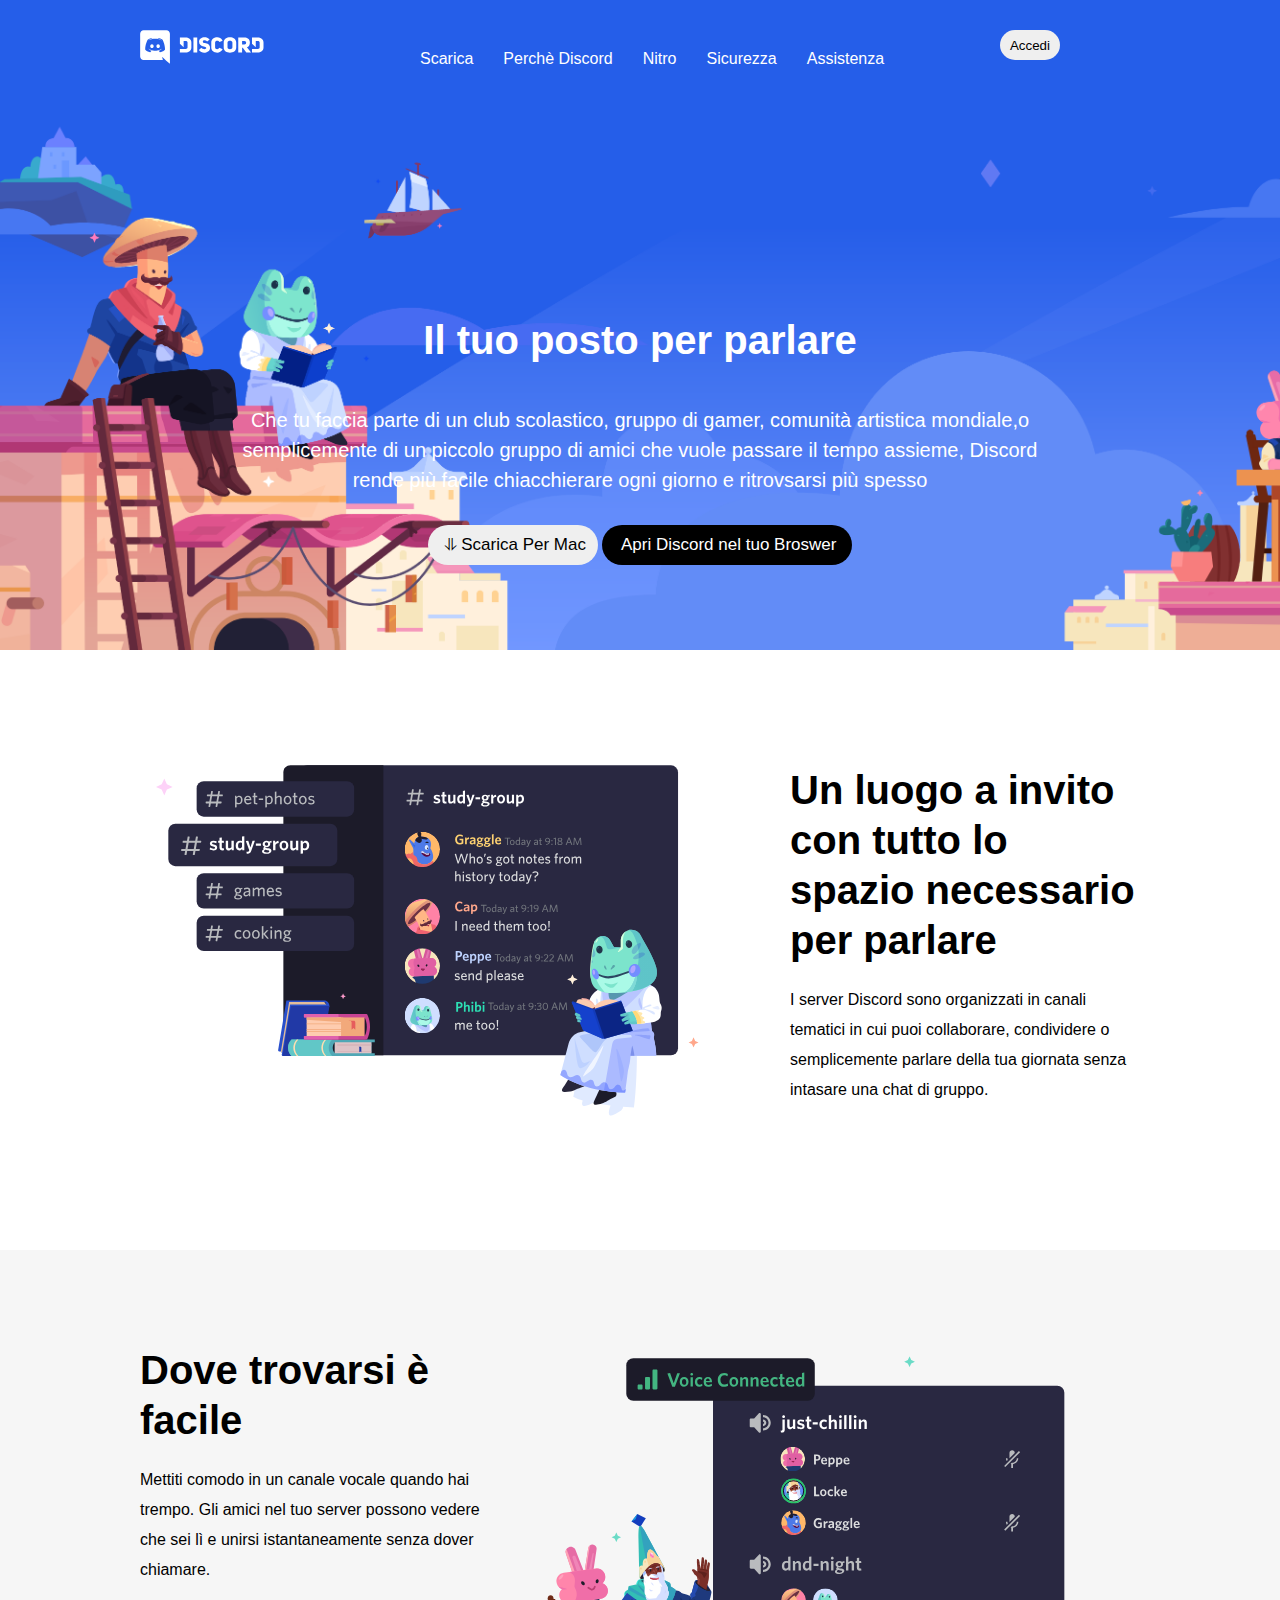
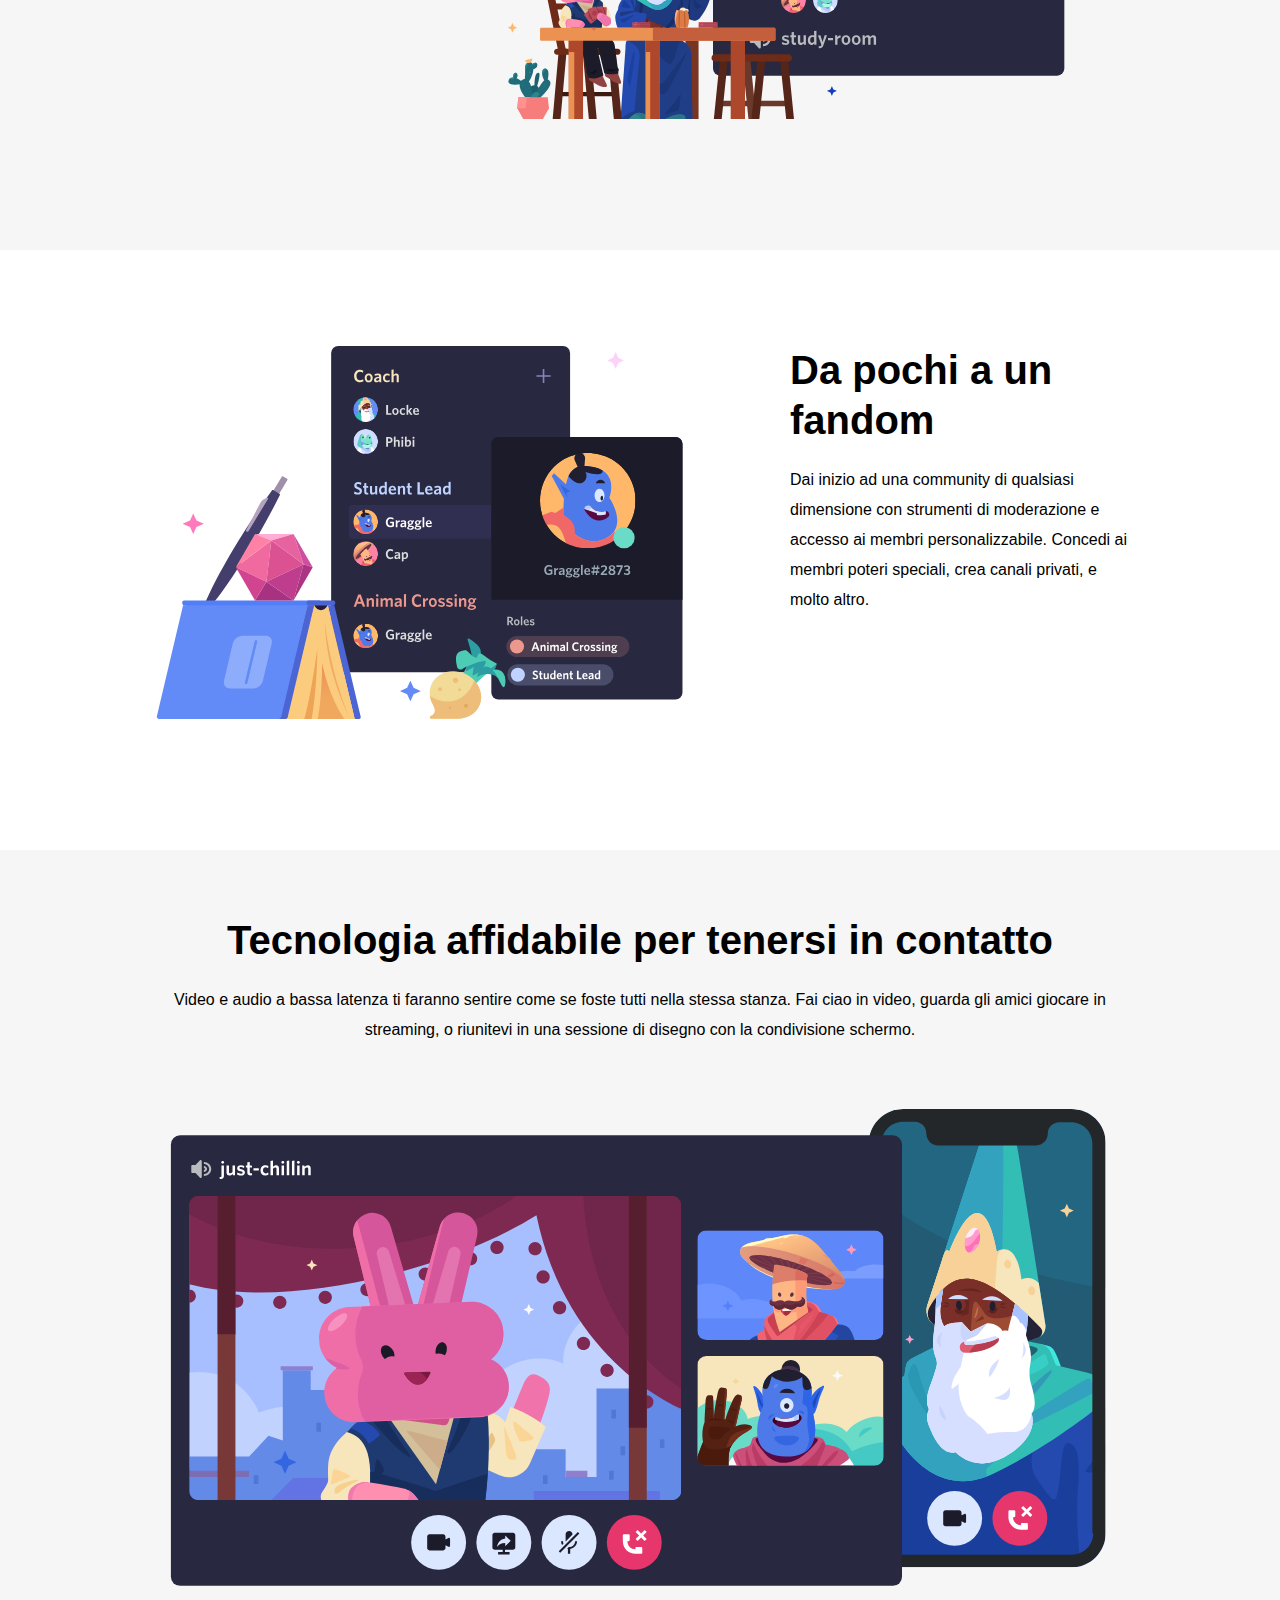
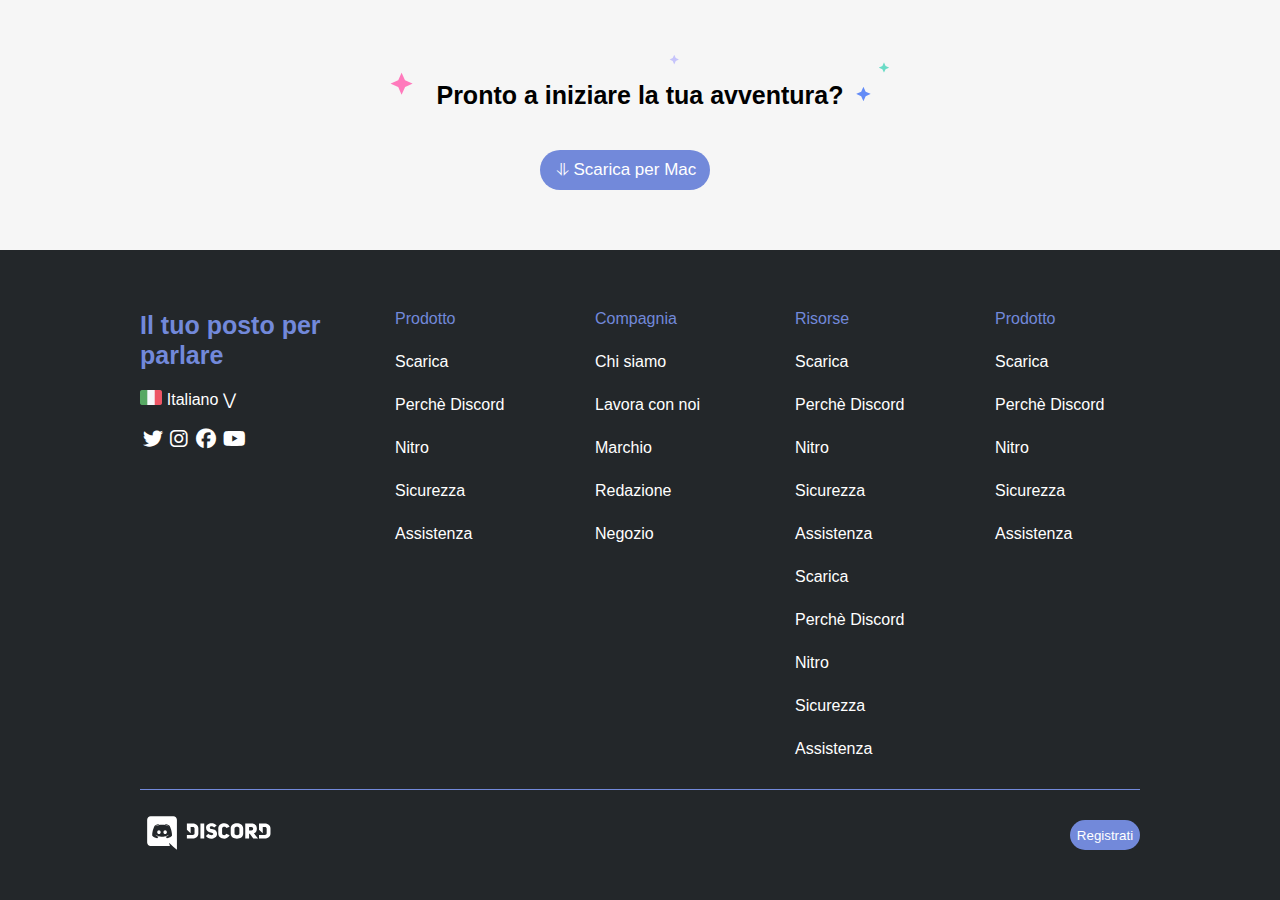
<file: index.html>
<!DOCTYPE html>
<html lang="en">
<head>
    <meta charset="UTF-8">
    <meta http-equiv="X-UA-Compatible" content="IE=edge">
    <meta name="viewport" content="width=device-width, initial-scale=1.0">
    <title>Discord</title>
    <link rel="stylesheet" href="css/style.css">
    <link rel="stylesheet" href="https://cdnjs.cloudflare.com/ajax/libs/font-awesome/6.2.1/css/all.min.css">
</head>
<body>
   <!--Inizio Header  --> 
    <header class="top-header"> 
        <div class="FlexHeader">
            <div class="logo">
                <img src="./img/logo.svg" alt="Logo Discord">
            </div>
            <div class="link">
                <ul class="ullist">
                    <li> <a href="#">Scarica</a></li>
                    <li> <a href="#">Perchè Discord</a></li>
                    <li> <a href="#">Nitro</a></li>
                    <li> <a href="#">Sicurezza</a></li>
                    <li> <a href="#">Assistenza</a></li>
                </ul>
            </div>
            <div class="login">
                <button id="button-login">Accedi</button>
            </div>
        </div>
    </header>
    <!--Fine Header --> 
   <!--Prima Sezione Inizio-->
   <main>
        <div class="container1">
            <div class="content-one">
                <h1>Il tuo posto  per parlare</h1>
                <p>Che tu faccia parte di un club scolastico, gruppo di gamer, comunità artistica mondiale,o semplicemente di un piccolo gruppo di amici che vuole passare il tempo assieme, Discord rende più facile chiacchierare ogni giorno e ritrovsarsi più spesso</p>
                <button id="scarica"><a href="#"> &#10597; Scarica Per Mac</a></button>
                <button id="apri"><a href="#">Apri Discord nel tuo Broswer</a></button>
            </div>  
        </div>
<!--Fine Prima Sezione--> 
 <!--Inizio Seconda Sezione-->   
        <div class="container2">
            <div class="content-two">
                <div class="content-photo2">
                    <img class="foto" src="./img/item1.svg" alt="">
                </div>
                <div class="content-text2">
                     <h1>Un luogo a invito con tutto lo spazio
                        necessario per
                        parlare</h1>
                        <p>I server Discord sono organizzati in canali tematici in cui puoi collaborare, condividere o semplicemente parlare della tua giornata senza intasare una chat di gruppo. </p>
                </div>
            </div>
        </div> 
<!--Fine Seconda  Sezione--> 
<!--Inizio Terza Sezione-->    
        <div class="container3">
            <div class="content-three">
                <div class="content-photo3">
                   <img class="foto" src="./img/item2.svg" alt="">
                </div>
                <div class="content-text3">
                   <h1>Dove trovarsi è facile</h1>
                   <p>Mettiti comodo in un canale vocale quando hai trempo. Gli amici nel tuo server possono vedere che sei lì e unirsi istantaneamente senza dover chiamare.</p>
                </div>
            </div>
        </div>
<!--Fine Terza Sezione--> 
<!--Inizio Quarta Sezioone-->
        <div class="container4">
            <div class="content-four">
                <div class="content-photo4">
                   <img class="foto" src="./img/item3.svg" alt="">
                </div>
                <div class="content-text4">
                    <h1>Da pochi a un fandom</h1>
                    <p>Dai inizio ad una community di qualsiasi dimensione con strumenti di moderazione e accesso ai membri personalizzabile. Concedi ai membri poteri speciali, crea canali privati, e molto altro.</p>
                </div>
            </div>
        </div>  
<!--Fine Quarta Sezione-->
 <!--Inizio Quinta Sezione-->
    
        <div class="container5">
            
            <div class="content-five">
                <div>
                    <h1 id="titolo5">Tecnologia affidabile per tenersi in contatto</h1>
                </div>
                <div>
                    <p class="trafiletto">Video e audio a bassa latenza ti faranno sentire come se foste tutti nella stessa stanza. Fai ciao in video, guarda gli amici giocare in streaming, o riunitevi in una sessione di disegno con la condivisione schermo.</p>
                </div>
                <div class="item4">
                    <img class="foto2" src="./img/item4-big.svg" alt="">
                </div>
                <div class="star">
                    <h1 id="ready">  Pronto a iniziare la tua avventura?</h1>
                </div>
                <div class="buttondownload">
                    <button id="download"> <a href="#">&#10597; Scarica per Mac</a></button>
                </div>
            </div>
        </div>  
<!--Fine Quinta Sezione-->
 <!--Inizio Sesta Sezione-->
        <div class="container6">
            <div class="content-six">
                <div class="col1">
                    <h1>Il tuo posto per parlare </h1>
                    <img class="flag" src="./img/ita.png" alt="">
                    <span class="select">Italiano &#8897;</span>
                    <div>
                      <span><i id="logo-social" class="fa-brands fa-twitter"></i> </span>
                      <span><i id="logo-social" class="fa-brands fa-instagram"></i></span>
                      <span><i id="logo-social" class="fa-brands fa-facebook"></i></span>
                      <span><i id="logo-social" class="fa-brands fa-youtube"></i></span>
                    </div>
        
                </div>
                    <div class="col2">
                        <ul class="column-list">
                            <li class="element-col"><a class="text-col" id="text-blu" href="#">Prodotto</a></li>
                            <li class="element-col"><a class="text-col" href="#">Scarica</a></li>
                            <li class="element-col"><a class="text-col" href="#">Perchè Discord</a></li>
                            <li class="element-col"><a class="text-col" href="#">Nitro</a></li>
                            <li class="element-col"><a class="text-col" href="#">Sicurezza</a></li>
                            <li class="element-col"><a class="text-col" href="#">Assistenza</a></li>
                        </ul>
                    </div>
                    <div class="col2">
                        <ul class="column-list">
                            <li class="element-col"><a class="text-col" id="text-blu" href="#">Compagnia</a></li>
                            <li class="element-col"><a class="text-col" href="#">Chi siamo</a></li>
                            <li class="element-col"><a class="text-col" href="#">Lavora con noi</a></li>
                            <li class="element-col"><a class="text-col" href="#">Marchio</a></li>
                            <li class="element-col"><a class="text-col" href="#">Redazione</a></li>
                            <li class="element-col"><a class="text-col" href="#">Negozio</a></li>
                        </ul>
                    </div>
                    <div class="col2">
                        <ul class="column-list">
                            <li class="element-col"><a class="text-col" id="text-blu" href="#">Risorse</a></li>
                            <li class="element-col"><a class="text-col" href="#">Scarica</a></li>
                            <li class="element-col"><a class="text-col" href="#">Perchè Discord</a></li>
                            <li class="element-col"><a class="text-col" href="#">Nitro</a></li>
                            <li class="element-col"><a class="text-col" href="#">Sicurezza</a></li>
                            <li class="element-col"><a class="text-col" href="#">Assistenza</a></li>
                            <li class="element-col"><a class="text-col" href="#">Scarica</a></li>
                            <li class="element-col"><a class="text-col" href="#">Perchè Discord</a></li>
                            <li class="element-col"><a class="text-col" href="#">Nitro</a></li>
                            <li class="element-col"><a class="text-col" href="#">Sicurezza</a></li>
                            <li class="element-col"><a class="text-col" href="#">Assistenza</a></li>
                        </ul>
                    </div>
                    <div class="col2">
                        <ul class="column-list">
                            <li class="element-col"><a class="text-col" id="text-blu" href="#">Prodotto</a></li>
                            <li class="element-col"><a class="text-col" href="#">Scarica</a></li>
                            <li class="element-col"><a class="text-col" href="#">Perchè Discord</a></li>
                            <li class="element-col"><a class="text-col" href="#">Nitro</a></li>
                            <li class="element-col"><a class="text-col" href="#">Sicurezza</a></li>
                            <li class="element-col"><a class="text-col" href="#">Assistenza</a></li>
                        </ul>
                    </div>
                
                
                </div>
               
            </div>
            
<!--Fine Sesta Sezione-->
    </main>

    <footer class="bottomfooter">
            <div class="flexfooter">
                <div class="logofooter">
                    <img src="./img/logo.svg" alt="">
                </div>
                <div class="buttonfooter">
                    <button id="signin">Registrati</button>
                </div>
            </div>
    </footer>
</file>
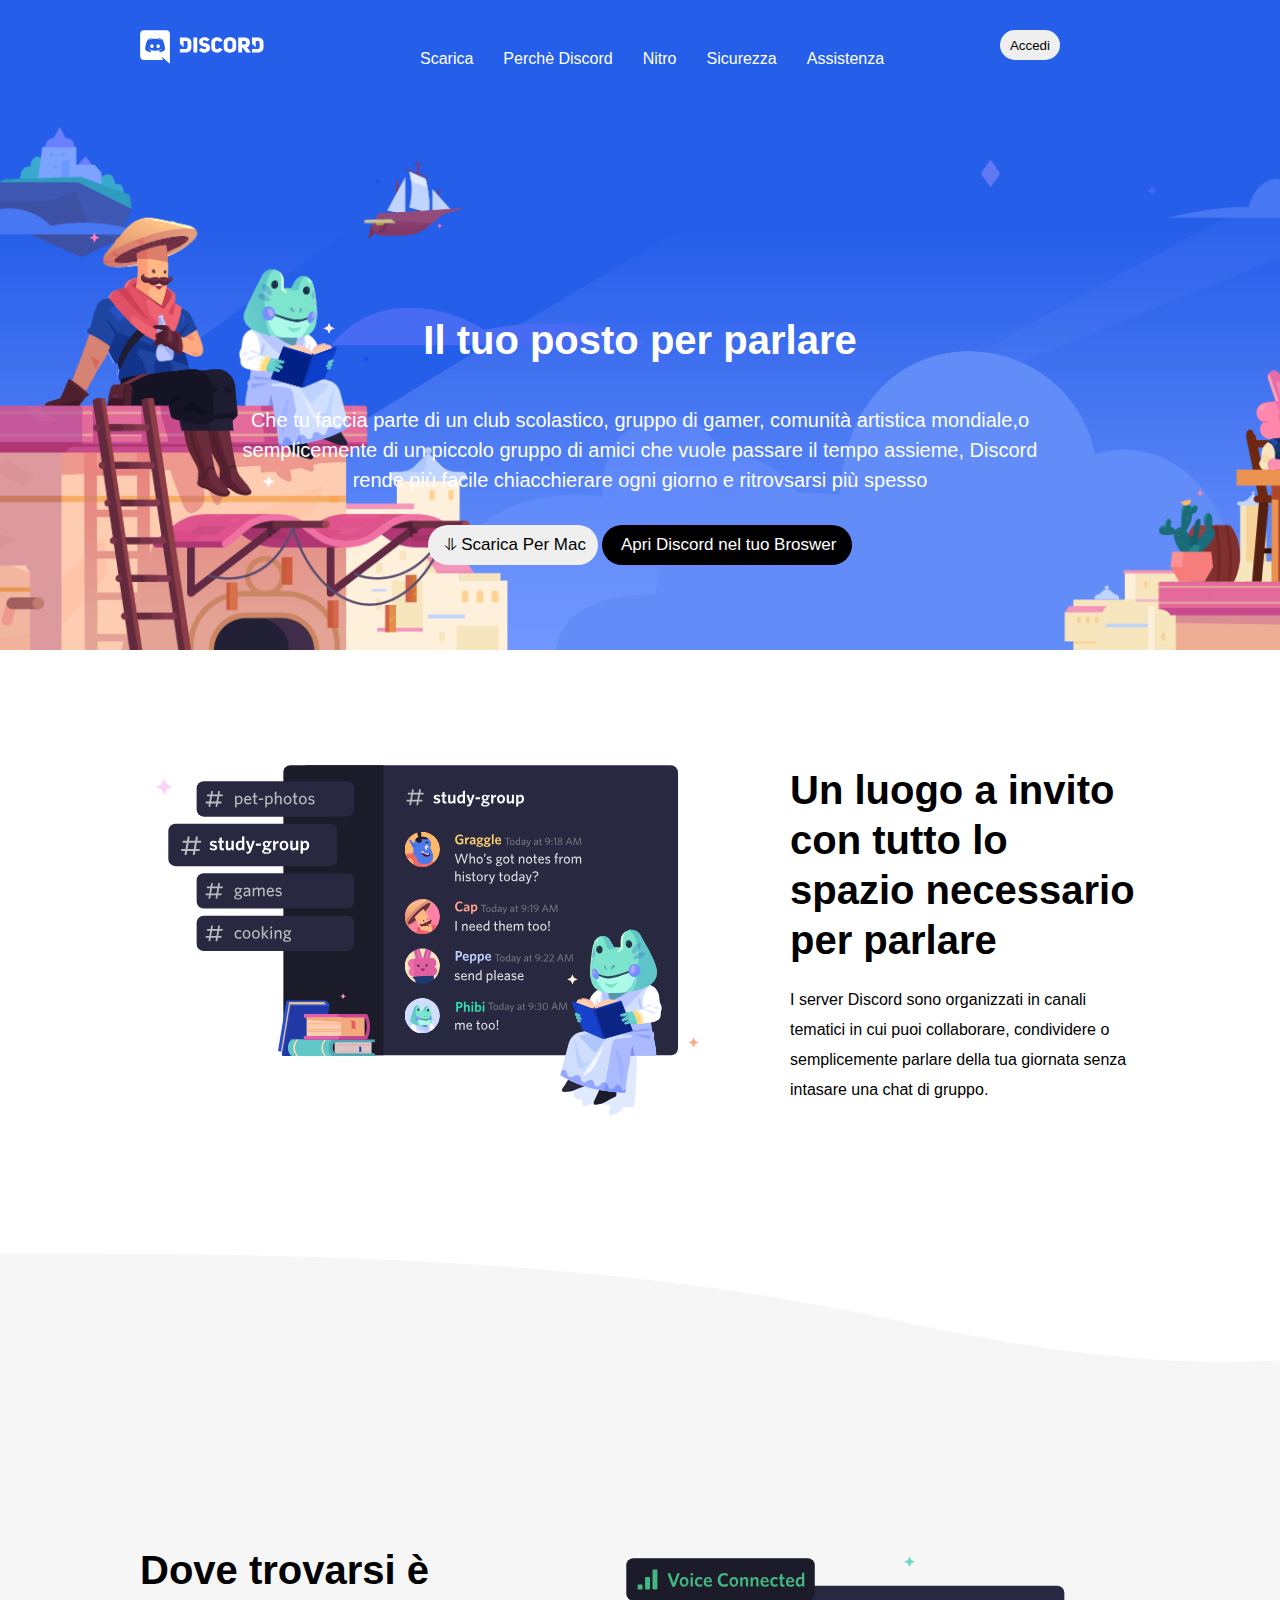
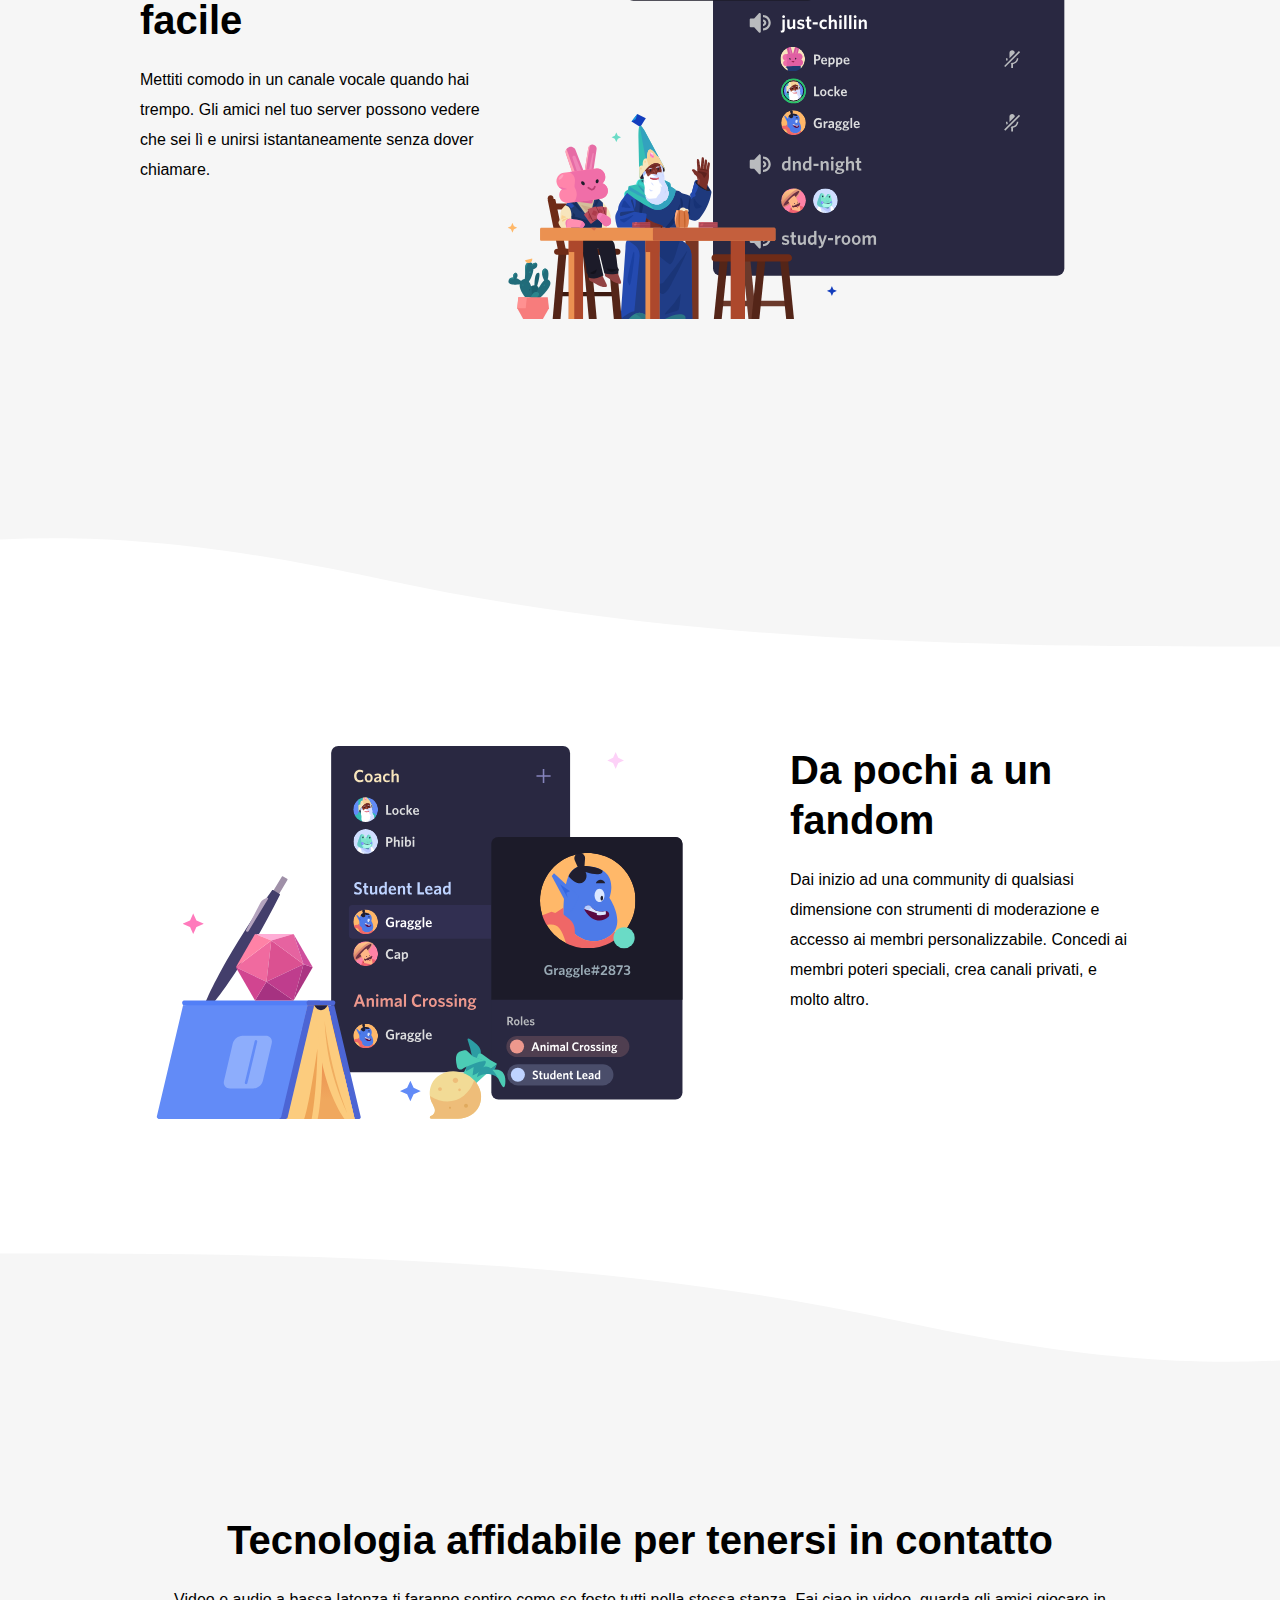
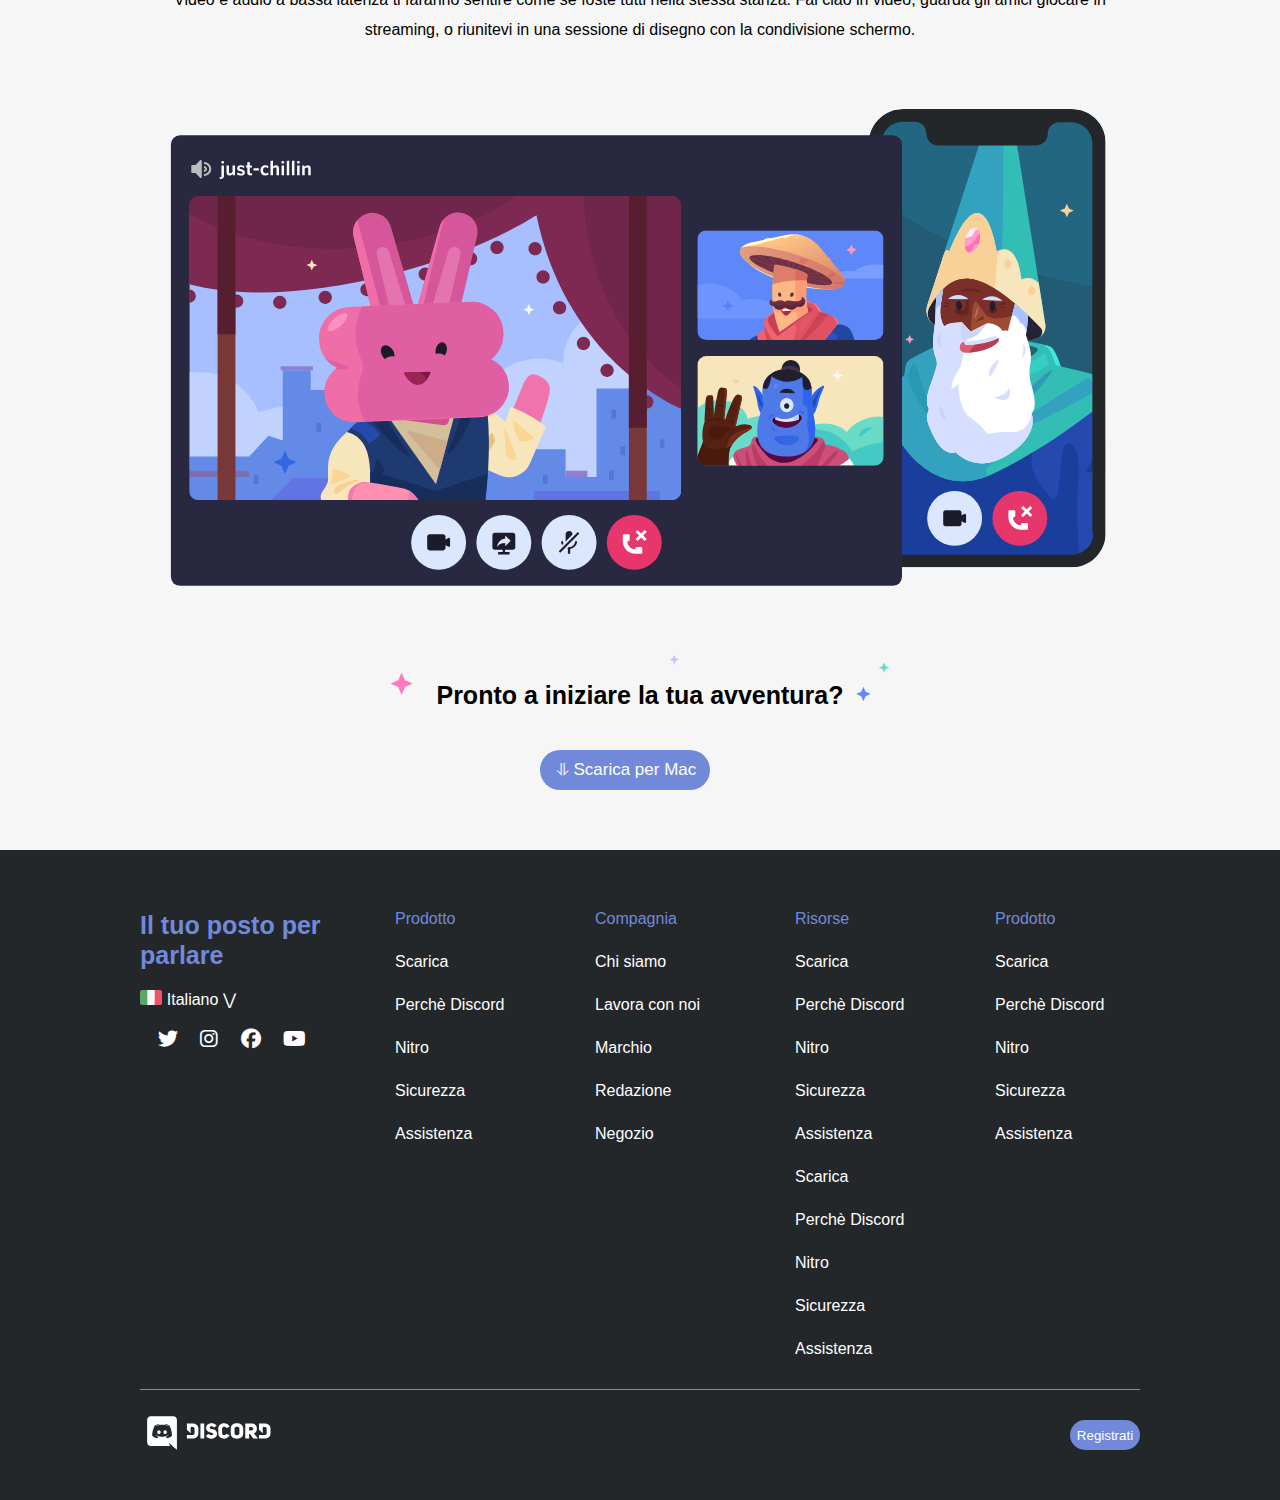
<file: bonus/index.html>
<!DOCTYPE html>
<html lang="en">
<head>
    <meta charset="UTF-8">
    <meta http-equiv="X-UA-Compatible" content="IE=edge">
    <meta name="viewport" content="width=device-width, initial-scale=1.0">
    <title>Discord</title>
    <link rel="stylesheet" href="css/style.css">
    <link rel="stylesheet" href="https://cdnjs.cloudflare.com/ajax/libs/font-awesome/6.2.1/css/all.min.css">
</head>
<body>
   <!--Inizio Header  --> 
    <header class="top-header"> 
        <div class="FlexHeader">
            <div class="logo">
                <img src="./img/logo.svg" alt="Logo Discord">
            </div>
            <div class="link">
                <ul class="ullist">
                    <li> <a href="#">Scarica</a></li>
                    <li> <a href="#">Perchè Discord</a></li>
                    <li> <a href="#">Nitro</a></li>
                    <li> <a href="#">Sicurezza</a></li>
                    <li> <a href="#">Assistenza</a></li>
                </ul>
            </div>
            <div class="login">
                <button id="button-login">Accedi</button>
            </div>
        </div>
    </header>
    <!--Fine Header --> 
   <!--Prima Sezione Inizio-->
   <main>
        <div class="container1">
            <div class="content-one">
                <h1>Il tuo posto  per parlare</h1>
                <p>Che tu faccia parte di un club scolastico, gruppo di gamer, comunità artistica mondiale,o semplicemente di un piccolo gruppo di amici che vuole passare il tempo assieme, Discord rende più facile chiacchierare ogni giorno e ritrovsarsi più spesso</p>
                <button id="scarica"><a href="#"> &#10597; Scarica Per Mac</a></button>
                <button id="apri"><a href="#">Apri Discord nel tuo Broswer</a></button>
            </div>  
        </div>
<!--Fine Prima Sezione--> 
 <!--Inizio Seconda Sezione-->   
        <div class="container2">
            <div class="content-two">
                <div class="content-photo2">
                    <img class="foto" src="./img/item1.svg" alt="">
                </div>
                <div class="content-text2">
                     <h1>Un luogo a invito con tutto lo spazio
                        necessario per
                        parlare</h1>
                        <p>I server Discord sono organizzati in canali tematici in cui puoi collaborare, condividere o semplicemente parlare della tua giornata senza intasare una chat di gruppo. </p>
                </div>
            </div>
        </div> 
<!--Fine Seconda  Sezione--> 
<!--Inizio Terza Sezione-->   
<div id="wave"><svg class="wave-1hkxOo" version="1.1" xmlns="http://www.w3.org/2000/svg" viewBox="0 0 1440 100" preserveAspectRatio="none"><path class="wavePath-haxJK1 animationPaused-2hZ4IO" d="M826.337463,25.5396311 C670.970254,58.655965 603.696181,68.7870267 447.802481,35.1443383 C293.342778,1.81111414 137.33377,1.81111414 0,1.81111414 L0,150 L1920,150 L1920,1.81111414 C1739.53523,-16.6853983 1679.86404,73.1607868 1389.7826,37.4859505 C1099.70117,1.81111414 981.704672,-7.57670281 826.337463,25.5396311 Z" fill="currentColor"></path></svg></div> 
        <div class="container3">
            
            <div class="content-three">
                <div class="content-photo3">
                   <img class="foto" src="./img/item2.svg" alt="">
                </div>
                <div class="content-text3">
                   <h1>Dove trovarsi è facile</h1>
                   <p>Mettiti comodo in un canale vocale quando hai trempo. Gli amici nel tuo server possono vedere che sei lì e unirsi istantaneamente senza dover chiamare.</p>
                </div>
            </div>
        </div>
<div id="wave-r"><svg class="wave-1hkxOo" version="1.1" xmlns="http://www.w3.org/2000/svg" viewBox="0 0 1440 100" preserveAspectRatio="none"><path class="wavePath-haxJK1 animationPaused-2hZ4IO" d="M826.337463,25.5396311 C670.970254,58.655965 603.696181,68.7870267 447.802481,35.1443383 C293.342778,1.81111414 137.33377,1.81111414 0,1.81111414 L0,150 L1920,150 L1920,1.81111414 C1739.53523,-16.6853983 1679.86404,73.1607868 1389.7826,37.4859505 C1099.70117,1.81111414 981.704672,-7.57670281 826.337463,25.5396311 Z" fill="currentColor"></path></svg></div> 
<!--Fine Terza Sezione--> 
<!--Inizio Quarta Sezioone-->
        <div class="container4">
            <div class="content-four">
                <div class="content-photo4">
                   <img class="foto" src="./img/item3.svg" alt="">
                </div>
                <div class="content-text4">
                    <h1>Da pochi a un fandom</h1>
                    <p>Dai inizio ad una community di qualsiasi dimensione con strumenti di moderazione e accesso ai membri personalizzabile. Concedi ai membri poteri speciali, crea canali privati, e molto altro.</p>
                </div>
            </div>
        </div>  
<!--Fine Quarta Sezione-->
 <!--Inizio Quinta Sezione-->
<div id="wave"><svg class="wave-1hkxOo" version="1.1" xmlns="http://www.w3.org/2000/svg" viewBox="0 0 1440 100" preserveAspectRatio="none"><path class="wavePath-haxJK1 animationPaused-2hZ4IO" d="M826.337463,25.5396311 C670.970254,58.655965 603.696181,68.7870267 447.802481,35.1443383 C293.342778,1.81111414 137.33377,1.81111414 0,1.81111414 L0,150 L1920,150 L1920,1.81111414 C1739.53523,-16.6853983 1679.86404,73.1607868 1389.7826,37.4859505 C1099.70117,1.81111414 981.704672,-7.57670281 826.337463,25.5396311 Z" fill="currentColor"></path></svg></div> 
        <div class="container5">
            
            <div class="content-five">
                <div>
                    <h1 id="titolo5">Tecnologia affidabile per tenersi in contatto</h1>
                </div>
                <div>
                    <p class="trafiletto">Video e audio a bassa latenza ti faranno sentire come se foste tutti nella stessa stanza. Fai ciao in video, guarda gli amici giocare in streaming, o riunitevi in una sessione di disegno con la condivisione schermo.</p>
                </div>
                <div class="item4">
                    <img class="foto2" src="./img/item4-big.svg" alt="">
                </div>
                <div class="star">
                    <h1 id="ready">  Pronto a iniziare la tua avventura?</h1>
                </div>
                <div class="buttondownload">
                    <button id="download"> <a href="#">&#10597; Scarica per Mac</a></button>
                </div>
            </div>
        </div>  
<!--Fine Quinta Sezione-->
 <!--Inizio Sesta Sezione-->
 <div>

 
        <div class="container6">
            <div class="content-six">
                <div class="col1">
                    <h1>Il tuo posto per parlare </h1>
                    <img class="flag" src="./img/ita.png" alt="">
                    <span class="select">Italiano &#8897;</span>
                    <div>
                      <span><a href="#"><i id="logo-social" class="fa-brands fa-twitter"></i></a> </span>
                      <span><a href="#"><i id="logo-social" class="fa-brands fa-instagram"></i></a></span>
                      <span><a href="#"><i id="logo-social" class="fa-brands fa-facebook"></i></a></span>
                      <span><a href="#"><i id="logo-social" class="fa-brands fa-youtube"></i></a></span>
                    </div>
        
                </div>
                    <div class="col2">
                        <ul class="column-list">
                            <li class="element-col"><a class="text-col" id="text-blu" href="#">Prodotto</a></li>
                            <li class="element-col"><a class="text-col" href="#">Scarica</a></li>
                            <li class="element-col"><a class="text-col" href="#">Perchè Discord</a></li>
                            <li class="element-col"><a class="text-col" href="#">Nitro</a></li>
                            <li class="element-col"><a class="text-col" href="#">Sicurezza</a></li>
                            <li class="element-col"><a class="text-col" href="#">Assistenza</a></li>
                        </ul>
                    </div>
                    <div class="col2">
                        <ul class="column-list">
                            <li class="element-col"><a class="text-col" id="text-blu" href="#">Compagnia</a></li>
                            <li class="element-col"><a class="text-col" href="#">Chi siamo</a></li>
                            <li class="element-col"><a class="text-col" href="#">Lavora con noi</a></li>
                            <li class="element-col"><a class="text-col" href="#">Marchio</a></li>
                            <li class="element-col"><a class="text-col" href="#">Redazione</a></li>
                            <li class="element-col"><a class="text-col" href="#">Negozio</a></li>
                        </ul>
                    </div>
                    <div class="col2">
                        <ul class="column-list">
                            <li class="element-col"><a class="text-col" id="text-blu" href="#">Risorse</a></li>
                            <li class="element-col"><a class="text-col" href="#">Scarica</a></li>
                            <li class="element-col"><a class="text-col" href="#">Perchè Discord</a></li>
                            <li class="element-col"><a class="text-col" href="#">Nitro</a></li>
                            <li class="element-col"><a class="text-col" href="#">Sicurezza</a></li>
                            <li class="element-col"><a class="text-col" href="#">Assistenza</a></li>
                            <li class="element-col"><a class="text-col" href="#">Scarica</a></li>
                            <li class="element-col"><a class="text-col" href="#">Perchè Discord</a></li>
                            <li class="element-col"><a class="text-col" href="#">Nitro</a></li>
                            <li class="element-col"><a class="text-col" href="#">Sicurezza</a></li>
                            <li class="element-col"><a class="text-col" href="#">Assistenza</a></li>
                        </ul>
                    </div>
                    <div class="col2">
                        <ul class="column-list">
                            <li class="element-col"><a class="text-col" id="text-blu" href="#">Prodotto</a></li>
                            <li class="element-col"><a class="text-col" href="#">Scarica</a></li>
                            <li class="element-col"><a class="text-col" href="#">Perchè Discord</a></li>
                            <li class="element-col"><a class="text-col" href="#">Nitro</a></li>
                            <li class="element-col"><a class="text-col" href="#">Sicurezza</a></li>
                            <li class="element-col"><a class="text-col" href="#">Assistenza</a></li>
                        </ul>
                    </div>
                
                
                </div>
               
            </div>
            
<!--Fine Sesta Sezione-->
    </main>

    <footer class="bottomfooter">
            <div class="flexfooter">
                <div class="logofooter">
                    <img src="./img/logo.svg" alt="">
                </div>
                <div class="buttonfooter">
                    <button id="signin">Registrati</button>
                </div>
            </div>
    </footer>
</div>   
</body>
</file>
<file: css/style.css>
*{
    padding: 0px;
    margin: 0px;
    box-sizing: border-box;
    font-family: Arial, Helvetica, sans-serif;
}                                                                
.top-header{
    width: 100%;
    height: 50px;
    padding-top: 30px;
    background-color: rgb(37, 94, 233);
}
.FlexHeader{
    display: flex;
    width: 1000px;
    margin: 0 auto;
}
.logo{
    width:250px;
    align-items: center;
    flex-direction: row; 

}
.ullist{
    list-style: none;
    display: flex;
}
li,a{
    color: white;
    text-decoration: none;
    padding-left: 15px;
}
.link{
    width: 500px;
    padding-top: 20px;
}
.login{
    width: 250px;
    padding-left: 110px;
    align-items: center;
}
#button-login{
  width: 60px;
  height: 30px;
  border-radius: 20px;
  border: none;
}
.logoimg{
    padding-left: 10px;  
}
.container1, .container2, .container3, .container4{
    width: 100%;
    height: 600px;
    padding-top: 80px; 
} 

.container1{
    background-image: url(../img/jumbo.png);
    background-size:cover;
    padding-top: 250px;
    }
 .container3{
        background-color: rgb(246, 246, 246);
}
.container4{
    background-color: white;

}.container5{
    background-color: rgb(246, 246, 246);
}                                
.content-one{
    width: 800px;
    height: 300px;
    margin: 0 auto; 
    text-align: center;
}  
.content-one h1{
    color: white;
    padding-bottom: 20px;
    font-size: 40px;
}
.content-one p{
    color: white;
    font-size: 20px;
    line-height: 30px;
    padding-bottom: 30px;
}
#scarica{
    width: 170px;
    height: 40px;
    border-radius: 20px;
    border: none; 
}
#apri{
    width: 250px;
    height: 40px;
    border-radius: 20px;
    border: none; 
    background-color: black;
}
#scarica a {
    color:black;
    font-size: 17px;
    padding-right: 10px;
}
#apri a{
    font-size: 17px;
    padding-left: 3px;
}
.content-two, .content-three, .content-four, .content-six{
    display: flex;
    height: 400px;
    width: 1000px;
    margin: 0 auto;
}
.content-photo2, .content-photo3, .content-photo4{
    width: calc(65%);
    height: 100%;
    
    padding-right: 20px;
}
.content-text2, .content-text3, .content-text4{
    width: calc(35%);
    height: 100%;
} 
.content-three{
    flex-direction: row-reverse;
}
.container5{
    
    width: 100%;
    height: 1000px;
    padding-top: 50px;      
}
.content-five{
    height: 700px;
    width: 1000px;
    margin: 0 auto;
}
.container6{
    width: 100%;
    height: 550px;
    padding-top: 10px;
    background-color: rgb(35, 39, 42);   
}
.content-six{
    display: flex;
    height: 530px;
    width: 1000px;
    margin: 0 auto; 
    padding-bottom: 20px;
    border-bottom: 1px solid rgb(114, 137, 218);
}
.col1{
    height: 270px;
    width: 200px;
    padding-top: 20px;
}
.col2{
    height: 270px;
    padding-right: 30px;
    width: 200px;  
    
}
.bottomfooter{
    background-color: rgb(35, 39, 42);
    width: 100%;
    height: 100px; 
}
.flexfooter{
    display: flex;
    width: 1000px;
    height:70px;
    margin: 0 auto;
    justify-content: space-between;
    align-items: center;
} 
.logofooter{

    flex-direction: row;
    align-items: center;
    padding-left: 7px;
    
}
.buttonfooter{
    flex-direction: row;
    align-items: center;
}

.foto{
 width: 600px;

}
.content-text2, h1{
    font-size:40px;
    line-height: 50px;
    padding-top: 15px;
}
.content-text2, p{
    font-size: 16px;
    line-height: 30px;
    padding-top: 20px;
}
#titolo5{
    text-align: center;
}
.trafiletto{
    text-align: center;
}
.foto2{
    width: 1000px ;
}
#ready{
    text-align: center;
    font-size: 25px;
    background-image: url(../img/stars.svg);
    background-repeat: no-repeat;
    background-size: contain;
    padding-bottom: 30px;
}
.star{
    width: 500px;
    margin: 0 auto;
}
   #download{
    width: 170px;
    height: 40px;
    border-radius: 20px;
    border: none; 
    background-color: rgb(114, 137, 218);
   }
   #download a {
    color: white;
    font-size: 17px;
    padding-right: 12px;
   }
   .buttondownload{
    margin: auto;
    width: 200px;
   }
   .col1 h1{
    color: rgb(114, 137, 218);
    font-size: 25px;
    padding-bottom: 20px;
    line-height: 30px;
    padding-top: 30px;
   }
   .flag{
    height: 15px;
   }
   .select{
    color: white;
   }
   .column-list{
    list-style: none;
    padding-left: 25px;
    padding-top: 25px;
   }
   .element-col{
    padding-top: 25px;
    text-decoration: none;
   }
   #text-blu{
    color: rgb(114, 137, 218);
   }
  #logo-social{
  color: white;
  font-size:20px;
  padding-top: 20px;
  padding-left: 3px;
  }
  #signin{
    width: 70px;
    height: 30px;
    border-radius: 20px;
    background-color: rgb(114, 137, 218);
    border: none;
    color: white;
  }
#wave{

    
}
</file>
<file: bonus/css/style.css>
*{
    padding: 0px;
    margin: 0px;
    box-sizing: border-box;
    font-family: Arial, Helvetica, sans-serif;
}                                                                
.top-header{
    width: 100%;
    height: 50px;
    padding-top: 30px;
    background-color: rgb(37, 94, 233);
}
.FlexHeader{
    display: flex;
    width: 1000px;
    margin: 0 auto;
}
.logo{
    width:250px;
    align-items: center;
    flex-direction: row; 

}
.ullist{
    list-style: none;
    display: flex;
}
li,a{
    color: white;
    text-decoration: none;
    padding-left: 15px;
}
.link{
    width: 500px;
    padding-top: 20px;
}
.login{
    width: 250px;
    padding-left: 110px;
    align-items: center;
}
#button-login{
  width: 60px;
  height: 30px;
  border-radius: 20px;
  border: none;
}
.logoimg{
    padding-left: 10px;  
}
.container1, .container2, .container3, .container4{
    width: 100%;
    height: 600px;
    padding-top: 80px; 
} 

.container1{
    background-image: url(../img/jumbo.png);
    background-size:cover;
    padding-top: 250px;
    }
 .container3{
        background-color: rgb(246, 246, 246);
}
.container4{
    background-color: white;

}.container5{
    background-color: rgb(246, 246, 246);
}                                
.content-one{
    width: 800px;
    height: 300px;
    margin: 0 auto; 
    text-align: center;
}  
.content-one h1{
    color: white;
    padding-bottom: 20px;
    font-size: 40px;
}
.content-one p{
    color: white;
    font-size: 20px;
    line-height: 30px;
    padding-bottom: 30px;
}
#scarica{
    width: 170px;
    height: 40px;
    border-radius: 20px;
    border: none; 
}
#apri{
    width: 250px;
    height: 40px;
    border-radius: 20px;
    border: none; 
    background-color: black;
}
#scarica a {
    color:black;
    font-size: 17px;
    padding-right: 10px;
}
#apri a{
    font-size: 17px;
    padding-left: 3px;
}
.content-two, .content-three, .content-four, .content-six{
    display: flex;
    height: 400px;
    width: 1000px;
    margin: 0 auto;
}
.content-photo2, .content-photo3, .content-photo4{
    width: calc(65%);
    height: 100%;
    
    padding-right: 20px;
}
.content-text2, .content-text3, .content-text4{
    width: calc(35%);
    height: 100%;
} 
.content-three{
    flex-direction: row-reverse;
}
.container5{
    
    width: 100%;
    height: 1000px;
    padding-top: 50px;      
}
.content-five{
    height: 700px;
    width: 1000px;
    margin: 0 auto;
}
.container6{
    width: 100%;
    height: 550px;
    padding-top: 10px;
    background-color: rgb(35, 39, 42);   
}
.content-six{
    display: flex;
    height: 530px;
    width: 1000px;
    margin: 0 auto; 
    padding-bottom: 20px;
    border-bottom: 1px solid rgb(114, 137, 218);
}
.col1{
    height: 270px;
    width: 200px;
    padding-top: 20px;
}
.col2{
    height: 270px;
    padding-right: 30px;
    width: 200px;  
    
}
.bottomfooter{
    background-color: rgb(35, 39, 42);
    width: 100%;
    height: 100px; 
}
.flexfooter{
    display: flex;
    width: 1000px;
    height:70px;
    margin: 0 auto;
    justify-content: space-between;
    align-items: center;
} 
.logofooter{

    flex-direction: row;
    align-items: center;
    padding-left: 7px;
    
}
.buttonfooter{
    flex-direction: row;
    align-items: center;
}

.foto{
 width: 600px;

}
.content-text2, h1{
    font-size:40px;
    line-height: 50px;
    padding-top: 15px;
}
.content-text2, p{
    font-size: 16px;
    line-height: 30px;
    padding-top: 20px;
}
#titolo5{
    text-align: center;
}
.trafiletto{
    text-align: center;
}
.foto2{
    width: 1000px ;
}
#ready{
    text-align: center;
    font-size: 25px;
    background-image: url(../img/stars.svg);
    background-repeat: no-repeat;
    background-size: contain;
    padding-bottom: 30px;
}
.star{
    width: 500px;
    margin: 0 auto;
}
   #download{
    width: 170px;
    height: 40px;
    border-radius: 20px;
    border: none; 
    background-color: rgb(114, 137, 218);
   }
   #download a {
    color: white;
    font-size: 17px;
    padding-right: 12px;
   }
   .buttondownload{
    margin: auto;
    width: 200px;
   }
   .col1 h1{
    color: rgb(114, 137, 218);
    font-size: 25px;
    padding-bottom: 20px;
    line-height: 30px;
    padding-top: 30px;
   }
   .flag{
    height: 15px;
   }
   .select{
    color: white;
   }
   .column-list{
    list-style: none;
    padding-left: 25px;
    padding-top: 25px;
   }
   .element-col{
    padding-top: 25px;
    text-decoration: none;
   }
   #text-blu{
    color: rgb(114, 137, 218);
   }
  #logo-social{
  color: white;
  font-size:20px;
  padding-top: 20px;
  padding-left: 3px;
  }
  #signin{
    width: 70px;
    height: 30px;
    border-radius: 20px;
    background-color: rgb(114, 137, 218);
    border: none;
    color: white;
  }
svg{
    color: rgb(246, 246, 246);
    
}
.wave-1hkxOo{
    height: 200px;
}
#wave{
   height: 200px;
}
#wave-r{
 transform: rotate(180deg); 
 height: 200px;
}
a:hover{
    color: rgb(114, 137, 218);
}
#button-login:hover{
    color: rgb(114, 137, 218);
}
#scarica:hover{
    color: rgb(114, 137, 218);
}
.logo-social:hover{
    color: rgb(114, 137, 218);
}
</file>
